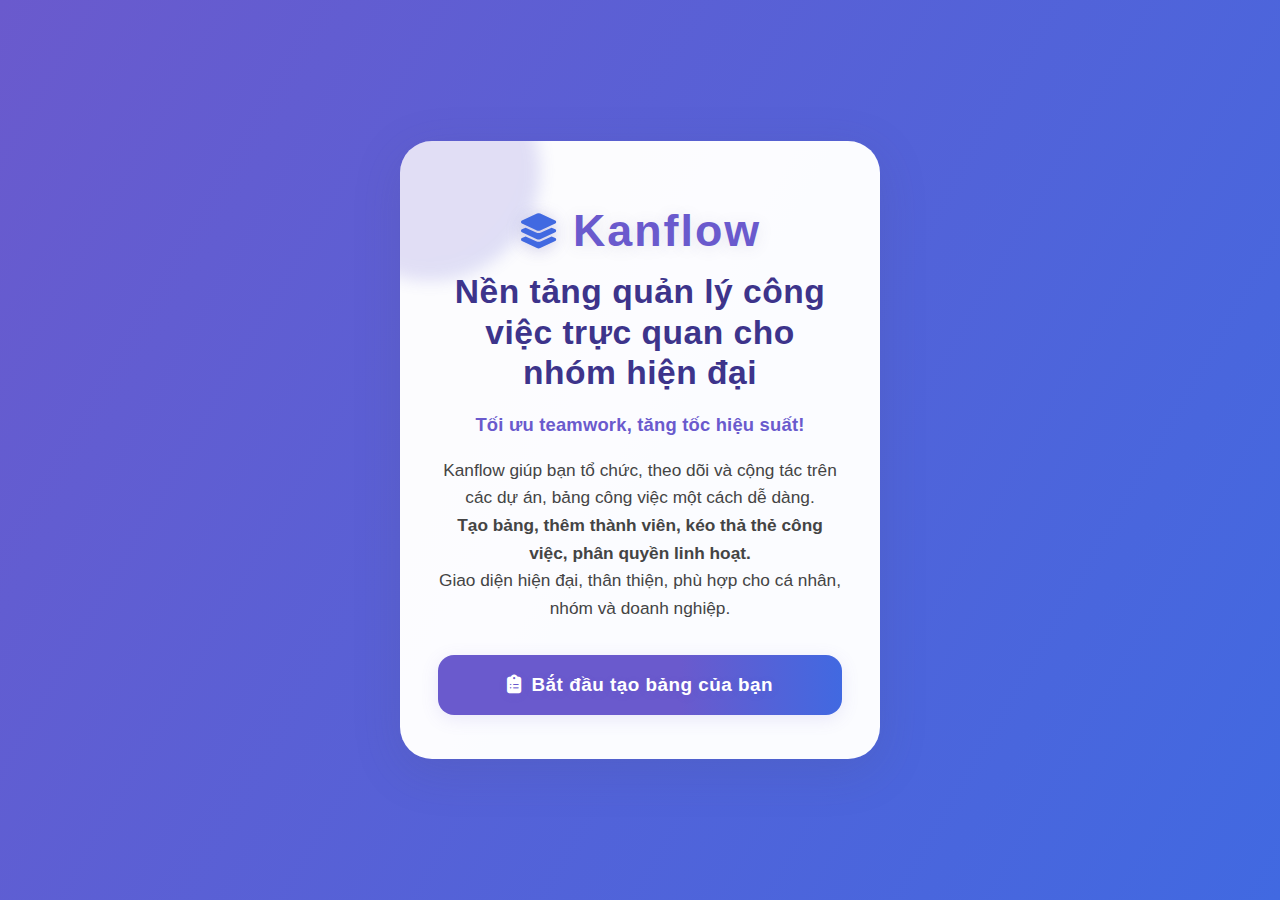
<file: src/main/webapp/WEB-INF/views/index.html>
<!DOCTYPE html>
<html lang="en" xmlns:th="http://www.thymeleaf.org">
  <head>
    <meta charset="UTF-8" />
    <title>Kanflow - Quản lý công việc trực quan</title>
    <meta name="viewport" content="width=device-width, initial-scale=1.0" />
    <link
      href="https://cdn.jsdelivr.net/npm/bootstrap@5.3.0/dist/css/bootstrap.min.css"
      rel="stylesheet"
    />
    <link
      rel="stylesheet"
      href="https://cdnjs.cloudflare.com/ajax/libs/font-awesome/6.4.2/css/all.min.css"
    />
    <style>
      body {
        min-height: 100vh;
        background: linear-gradient(120deg, #6a5acd 0%, #4169e1 100%);
        display: flex;
        align-items: center;
        justify-content: center;
        color: #22223b;
        font-family: -apple-system, BlinkMacSystemFont, "Segoe UI", Roboto,
          "Helvetica Neue", Arial, sans-serif;
        overflow-x: hidden;
      }
      .intro-container {
        background: rgba(255, 255, 255, 0.98);
        border-radius: 32px;
        box-shadow: 0 12px 48px rgba(80, 80, 120, 0.18);
        padding: 56px 38px 44px 38px;
        max-width: 480px;
        width: 100%;
        text-align: center;
        position: relative;
        overflow: hidden;
        margin: 32px 0;
      }
      .kanflow-logo {
        font-size: 2.8rem;
        font-weight: 900;
        letter-spacing: 2px;
        color: #6a5acd;
        margin-bottom: 8px;
        text-shadow: 0 2px 16px rgba(80, 80, 120, 0.13);
        display: flex;
        align-items: center;
        justify-content: center;
        gap: 12px;
      }
      .kanflow-logo i {
        font-size: 2.2rem;
        color: #4169e1;
        filter: drop-shadow(0 2px 8px #6a5acd33);
      }
      .intro-title {
        font-size: 2.1rem;
        font-weight: 800;
        color: #3d348b;
        margin-bottom: 18px;
        letter-spacing: 0.5px;
        line-height: 1.2;
      }
      .intro-slogan {
        font-size: 1.15rem;
        color: #6a5acd;
        font-weight: 600;
        margin-bottom: 18px;
        letter-spacing: 0.2px;
      }
      .intro-desc {
        font-size: 1.08rem;
        color: #444;
        margin-bottom: 32px;
        line-height: 1.6;
      }
      .btn-kanflow {
        background: linear-gradient(90deg, #6a5acd 60%, #4169e1 100%);
        color: #fff;
        border: none;
        border-radius: 16px;
        font-weight: 800;
        font-size: 1.18rem;
        padding: 16px 0;
        width: 100%;
        box-shadow: 0 4px 18px rgba(106, 90, 205, 0.13);
        transition: background 0.2s, transform 0.18s, box-shadow 0.2s;
        margin-top: 10px;
        letter-spacing: 0.5px;
        text-shadow: 0 2px 8px #6a5acd22;
        display: flex;
        align-items: center;
        justify-content: center;
        gap: 10px;
      }
      .btn-kanflow:hover {
        background: #4e54c8;
        transform: translateY(-2px) scale(1.04);
        box-shadow: 0 8px 32px rgba(106, 90, 205, 0.18);
        color: #fff;
        text-decoration: none;
      }
      .kanflow-bg-blob {
        position: absolute;
        top: -80px;
        left: -80px;
        width: 220px;
        height: 220px;
        background: radial-gradient(
          circle at 40% 40%,
          #6a5acd 60%,
          #4169e1 100%
        );
        opacity: 0.18;
        border-radius: 50%;
        z-index: 0;
        filter: blur(8px);
      }
      @media (max-width: 600px) {
        .intro-container {
          padding: 32px 10px 28px 10px;
          max-width: 98vw;
        }
        .kanflow-logo {
          font-size: 2rem;
        }
        .intro-title {
          font-size: 1.3rem;
        }
      }
    </style>
  </head>
  <body>
    <div class="intro-container">
      <div class="kanflow-bg-blob"></div>
      <div class="kanflow-logo">
        <i class="fa-solid fa-layer-group"></i> Kanflow
      </div>
      <div class="intro-title">
        Nền tảng quản lý công việc trực quan cho nhóm hiện đại
      </div>
      <div class="intro-slogan">Tối ưu teamwork, tăng tốc hiệu suất!</div>
      <div class="intro-desc">
        Kanflow giúp bạn tổ chức, theo dõi và cộng tác trên các dự án, bảng công
        việc một cách dễ dàng.<br />
        <b
          >Tạo bảng, thêm thành viên, kéo thả thẻ công việc, phân quyền linh
          hoạt.</b
        ><br />
        Giao diện hiện đại, thân thiện, phù hợp cho cá nhân, nhóm và doanh
        nghiệp.
      </div>
      <a href="/login" class="btn btn-kanflow">
        <i class="fa-solid fa-clipboard-list"></i> Bắt đầu tạo bảng của bạn
      </a>
    </div>
  </body>
</html>
</file>
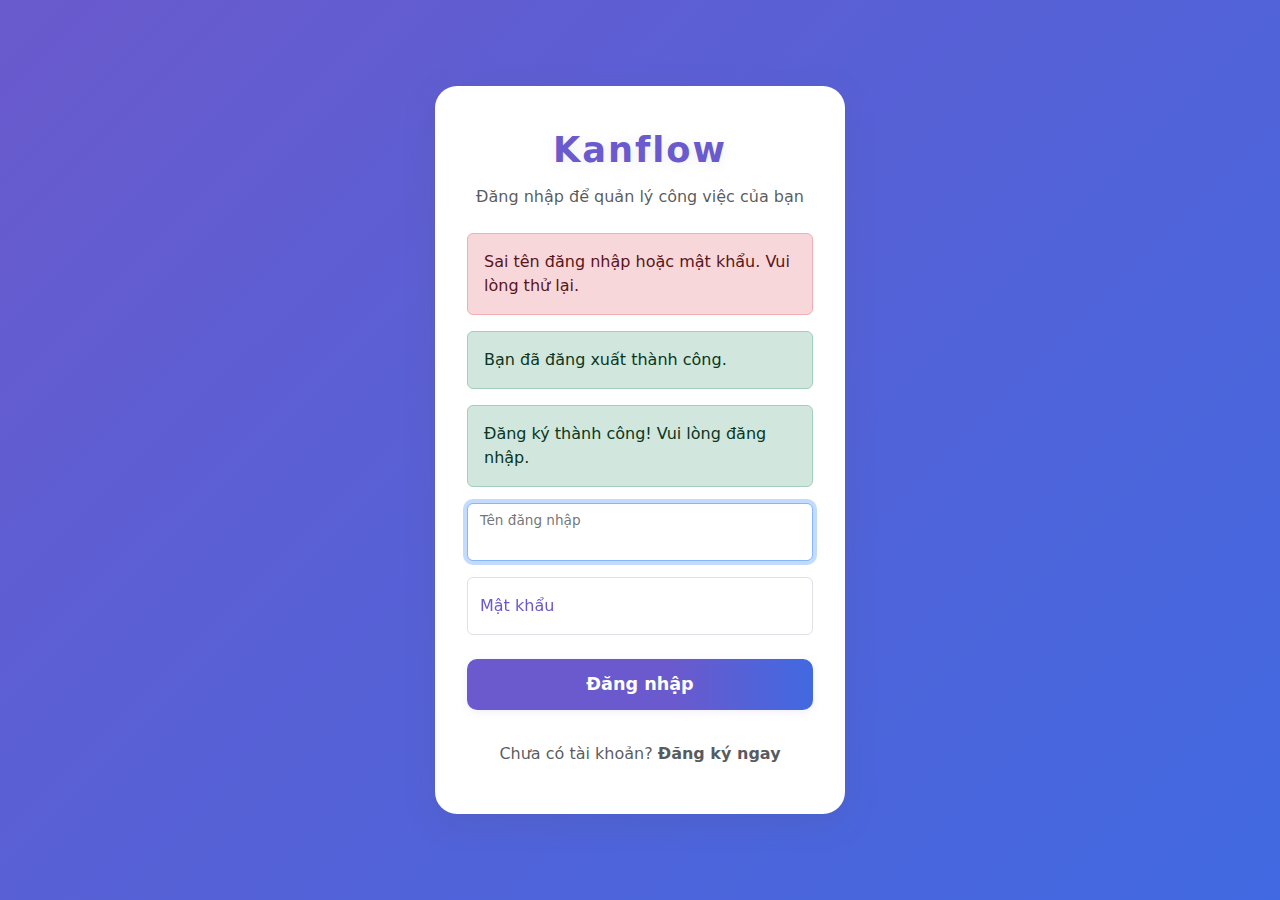
<file: src/main/webapp/WEB-INF/views/auth/login.html>
<!DOCTYPE html>
<html lang="en" xmlns:th="http://www.thymeleaf.org">
<head>
    <meta charset="UTF-8"/>
    <meta name="viewport" content="width=device-width, initial-scale=1.0"/>
    <title>Login - Kanflow</title>
    <link
            href="https://cdn.jsdelivr.net/npm/bootstrap@5.3.0/dist/css/bootstrap.min.css"
            rel="stylesheet"
    />
    <style>
        body {
            min-height: 100vh;
            background: linear-gradient(135deg, #6a5acd 0%, #4169e1 100%);
            display: flex;
            align-items: center;
            justify-content: center;
        }

        .kanflow-logo {
            font-size: 2.2rem;
            font-weight: 900;
            letter-spacing: 2px;
            color: #6a5acd;
            margin-bottom: 8px;
            text-shadow: 0 2px 12px rgba(80, 80, 120, 0.1);
        }

        .login-form-container {
            max-width: 410px;
            border-radius: 22px;
            box-shadow: 0 8px 32px rgba(80, 80, 120, 0.18);
            background: #fff;
            padding: 38px 32px 32px 32px;
            margin: 0 auto;
        }

        .form-floating > label {
            color: #6a5acd;
            font-weight: 500;
        }

        .btn-kanflow {
            background: linear-gradient(90deg, #6a5acd 60%, #4169e1 100%);
            color: #fff;
            border: none;
            border-radius: 10px;
            font-weight: 700;
            font-size: 1.1rem;
            padding: 12px 0;
            box-shadow: 0 2px 8px rgba(106, 90, 205, 0.1);
            transition: background 0.2s;
        }

        .btn-kanflow:hover {
            background: #4e54c8;
        }

        .card-body {
            padding: 0;
        }

        .text-muted a {
            color: #4169e1;
            font-weight: 600;
            text-decoration: none;
        }

        .text-muted a:hover {
            text-decoration: underline;
        }
    </style>
</head>
<body>
<div class="login-form-container">
    <div class="card-body">
        <div class="text-center mb-4">
            <div class="kanflow-logo">Kanflow</div>
            <p class="text-muted mb-3">Đăng nhập để quản lý công việc của bạn</p>
        </div>
        <div th:if="${param.error}" class="alert alert-danger" role="alert">
            Sai tên đăng nhập hoặc mật khẩu. Vui lòng thử lại.
        </div>
        <div th:if="${param.logout}" class="alert alert-success" role="alert">
            Bạn đã đăng xuất thành công.
        </div>
        <div
                th:if="${param.register_success}"
                class="alert alert-success"
                role="alert"
        >
            Đăng ký thành công! Vui lòng đăng nhập.
        </div>
        <form th:action="@{/doLogin}" method="post">
            <div class="form-floating mb-3">
                <input
                        type="text"
                        class="form-control"
                        id="username"
                        name="username"
                        placeholder="Tên đăng nhập"
                        required
                        autofocus
                />
                <label for="username">Tên đăng nhập</label>
            </div>
            <div class="form-floating mb-4">
                <input
                        type="password"
                        class="form-control"
                        id="password"
                        name="password"
                        placeholder="Mật khẩu"
                        required
                />
                <label for="password">Mật khẩu</label>
            </div>
            <button class="w-100 btn btn-kanflow mb-2" type="submit">
                Đăng nhập
            </button>
        </form>
        <div class="text-center mt-4">
            <p class="text-muted">
                Chưa có tài khoản? <a th:href="@{/register}">Đăng ký ngay</a>
            </p>
        </div>
    </div>
</div>
<script src="https://cdn.jsdelivr.net/npm/bootstrap@5.3.0/dist/js/bootstrap.bundle.min.js"></script>
</body>
</html>
</file>
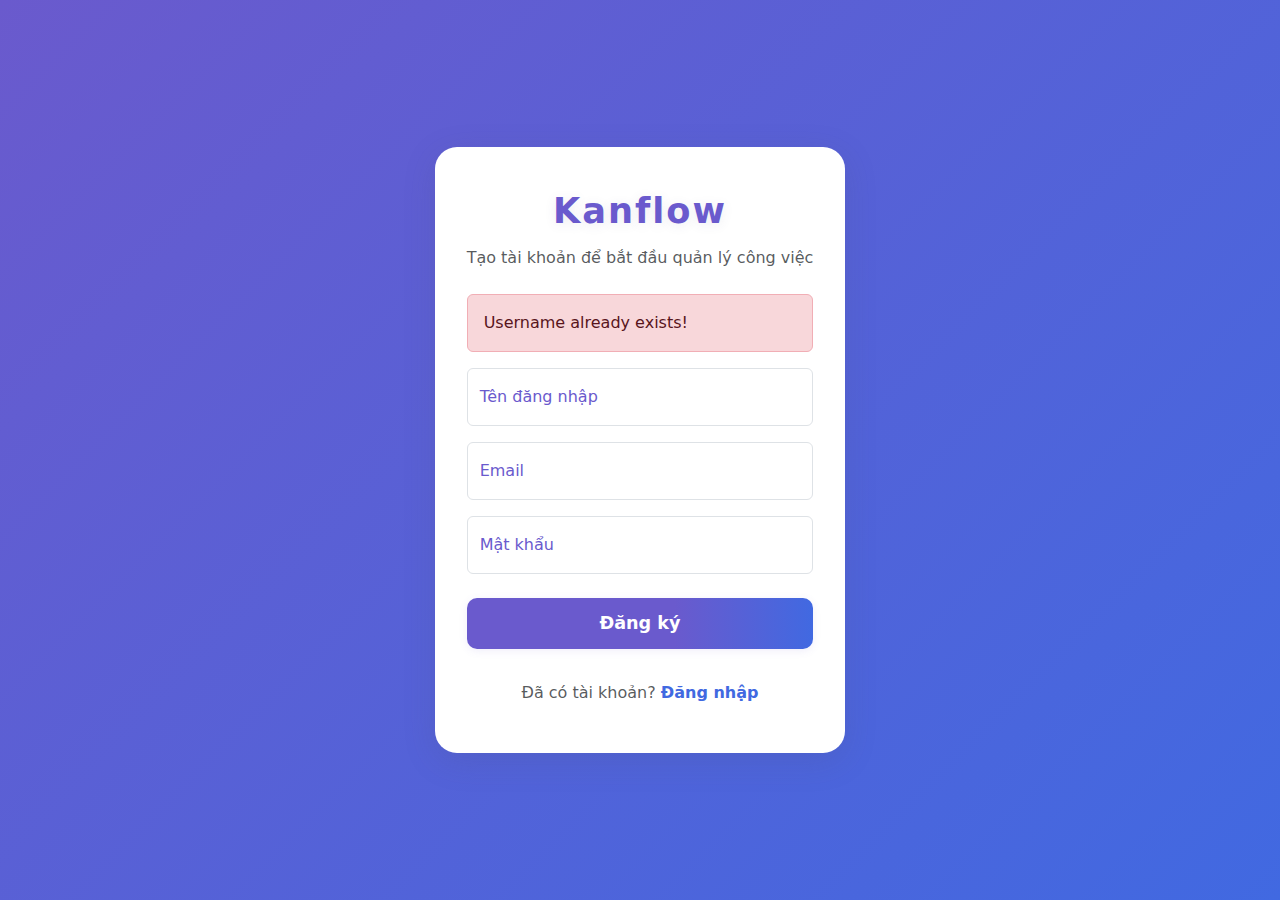
<file: src/main/webapp/WEB-INF/views/auth/register.html>
<!DOCTYPE html>
<html lang="en" xmlns:th="http://www.thymeleaf.org">
<head>
    <meta charset="UTF-8"/>
    <meta name="viewport" content="width=device-width, initial-scale=1.0"/>
    <title>Register - Kanflow</title>
    <link
            href="https://cdn.jsdelivr.net/npm/bootstrap@5.3.0/dist/css/bootstrap.min.css"
            rel="stylesheet"
    />
    <style>
        body {
            min-height: 100vh;
            background: linear-gradient(135deg, #6a5acd 0%, #4169e1 100%);
            display: flex;
            align-items: center;
            justify-content: center;
        }

        .kanflow-logo {
            font-size: 2.2rem;
            font-weight: 900;
            letter-spacing: 2px;
            color: #6a5acd;
            margin-bottom: 8px;
            text-shadow: 0 2px 12px rgba(80, 80, 120, 0.1);
        }

        .register-form-container {
            max-width: 430px;
            border-radius: 22px;
            box-shadow: 0 8px 32px rgba(80, 80, 120, 0.18);
            background: #fff;
            padding: 38px 32px 32px 32px;
            margin: 0 auto;
        }

        .form-floating > label {
            color: #6a5acd;
            font-weight: 500;
        }

        .btn-kanflow {
            background: linear-gradient(90deg, #6a5acd 60%, #4169e1 100%);
            color: #fff;
            border: none;
            border-radius: 10px;
            font-weight: 700;
            font-size: 1.1rem;
            padding: 12px 0;
            box-shadow: 0 2px 8px rgba(106, 90, 205, 0.1);
            transition: background 0.2s;
        }

        .btn-kanflow:hover {
            background: #4e54c8;
        }

        .card-body {
            padding: 0;
        }

        .text-muted a {
            color: #4169e1;
            font-weight: 600;
            text-decoration: none;
        }

        .text-muted a:hover {
            text-decoration: underline;
        }
    </style>
</head>
<body>
<div class="register-form-container">
    <div class="card-body">
        <div class="text-center mb-4">
            <div class="kanflow-logo">Kanflow</div>
            <p class="text-muted mb-3">
                Tạo tài khoản để bắt đầu quản lý công việc
            </p>
        </div>
        <div
                th:if="${error}"
                class="alert alert-danger"
                role="alert"
                th:text="${error}"
        >
            Username already exists!
        </div>
        <form th:action="@{/register}" th:object="${user}" method="post">
            <div class="form-floating mb-3">
                <input
                        type="text"
                        class="form-control"
                        th:classappend="${#fields.hasErrors('username')} ? 'is-invalid' : ''"
                        id="username"
                        placeholder="Tên đăng nhập"
                        th:field="*{username}"
                        required
                />
                <label for="username">Tên đăng nhập</label>
                <div
                        th:if="${#fields.hasErrors('username')}"
                        th:errors="*{username}"
                        class="invalid-feedback"
                ></div>
            </div>
            <div class="form-floating mb-3">
                <input
                        type="email"
                        class="form-control"
                        th:classappend="${#fields.hasErrors('email')} ? 'is-invalid' : ''"
                        id="email"
                        placeholder="name@example.com"
                        th:field="*{email}"
                        required
                />
                <label for="email">Email</label>
                <div
                        th:if="${#fields.hasErrors('email')}"
                        th:errors="*{email}"
                        class="invalid-feedback"
                ></div>
            </div>
            <div class="form-floating mb-4">
                <input
                        type="password"
                        class="form-control"
                        th:classappend="${#fields.hasErrors('password')} ? 'is-invalid' : ''"
                        id="password"
                        placeholder="Mật khẩu"
                        th:field="*{password}"
                        required
                />
                <label for="password">Mật khẩu</label>
                <div
                        th:if="${#fields.hasErrors('password')}"
                        th:errors="*{password}"
                        class="invalid-feedback"
                ></div>
            </div>
            <button class="w-100 btn btn-kanflow mb-2" type="submit">
                Đăng ký
            </button>
        </form>
        <div class="text-center mt-4">
            <p class="text-muted">
                Đã có tài khoản? <a href="/login">Đăng nhập</a>
            </p>
        </div>
    </div>
</div>
</body>
</html>
</file>
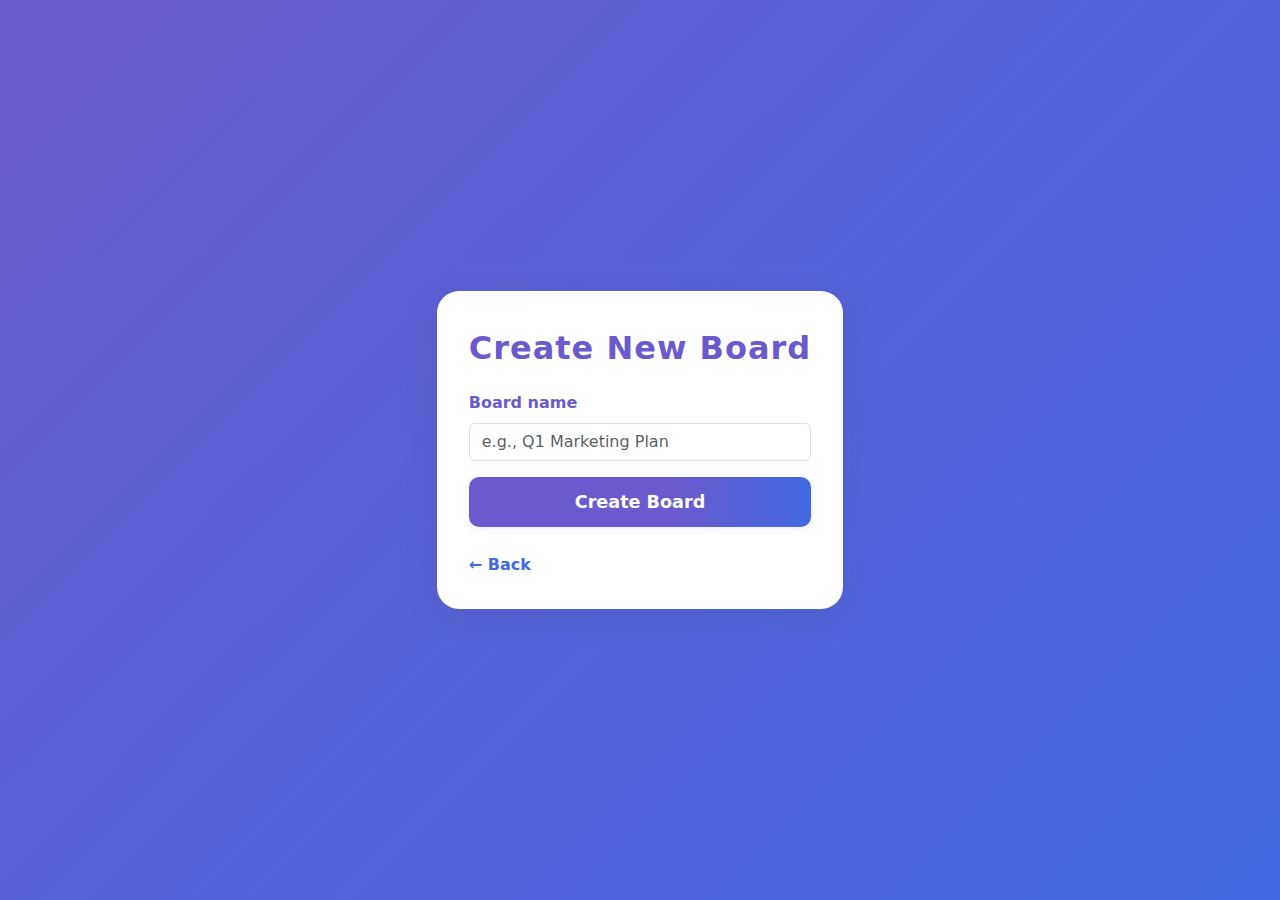
<file: src/main/webapp/WEB-INF/views/board/create.html>
<!DOCTYPE html>
<html lang="en" xmlns:th="http://www.thymeleaf.org">
  <head>
    <meta charset="UTF-8" />
    <title>Create New Board</title>
    <meta name="viewport" content="width=device-width, initial-scale=1.0" />
    <link
      href="https://cdn.jsdelivr.net/npm/bootstrap@5.3.0/dist/css/bootstrap.min.css"
      rel="stylesheet"
    />
    <style>
      body {
        min-height: 100vh;
        background: linear-gradient(135deg, #6a5acd 0%, #4169e1 100%);
        display: flex;
        align-items: center;
        justify-content: center;
      }
      .board-form-container {
        max-width: 420px;
        background: #fff;
        border-radius: 22px;
        box-shadow: 0 8px 32px rgba(80, 80, 120, 0.18);
        padding: 38px 32px 32px 32px;
        margin: 0 auto;
      }
      .form-label {
        color: #6a5acd;
        font-weight: 600;
      }
      .btn-kanflow {
        background: linear-gradient(90deg, #6a5acd 60%, #4169e1 100%);
        color: #fff;
        border: none;
        border-radius: 10px;
        font-weight: 700;
        font-size: 1.1rem;
        padding: 12px 0;
        box-shadow: 0 2px 8px rgba(106, 90, 205, 0.1);
        transition: background 0.2s;
      }
      .btn-kanflow:hover {
        background: #4e54c8;
      }
      .back-link {
        display: inline-block;
        margin-top: 18px;
        color: #4169e1;
        font-weight: 600;
        text-decoration: none;
      }
      .back-link:hover {
        text-decoration: underline;
      }
    </style>
  </head>
  <body>
    <div class="board-form-container">
      <h2
        class="text-center mb-4"
        style="font-weight: 900; color: #6a5acd; letter-spacing: 1px"
      >
        Create New Board
      </h2>
      <form th:action="@{/boards/create}" th:object="${board}" method="post">
        <div class="mb-3">
          <label for="title" class="form-label">Board name</label>
          <input
            type="text"
            id="title"
            class="form-control"
            placeholder="e.g., Q1 Marketing Plan"
            th:field="*{title}"
            required
          />
        </div>
        <button type="submit" class="w-100 btn btn-kanflow mb-2">
          Create Board
        </button>
      </form>
      <a th:href="@{/boards}" class="back-link">← Back</a>
    </div>
  </body>
</html>
</file>
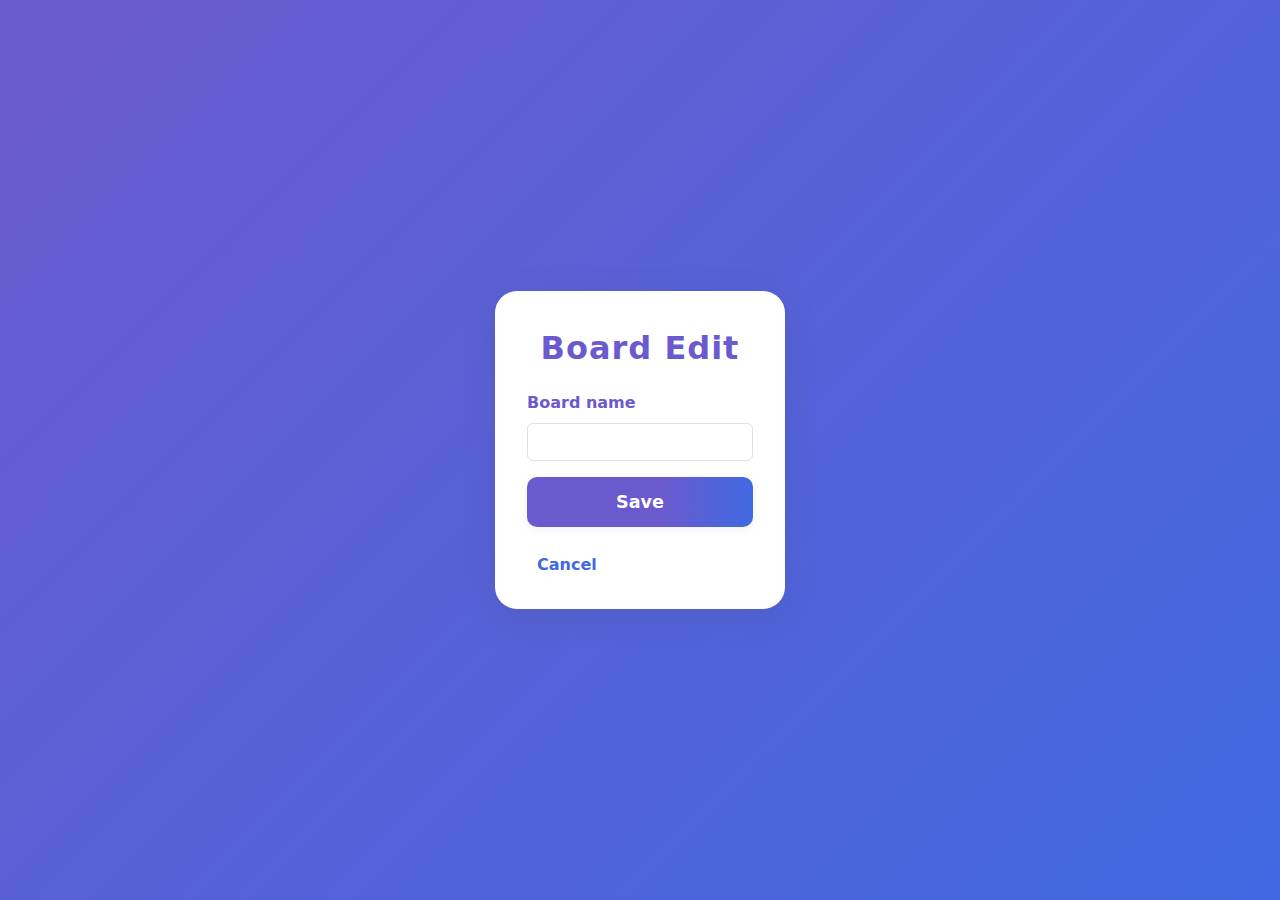
<file: src/main/webapp/WEB-INF/views/board/edit.html>
<!DOCTYPE html>
<html lang="en" xmlns:th="http://www.thymeleaf.org">
  <head>
    <meta charset="UTF-8" />
    <title>Edit Board</title>
    <meta name="viewport" content="width=device-width, initial-scale=1.0" />
    <link
      href="https://cdn.jsdelivr.net/npm/bootstrap@5.3.0/dist/css/bootstrap.min.css"
      rel="stylesheet"
    />
    <style>
      body {
        min-height: 100vh;
        background: linear-gradient(135deg, #6a5acd 0%, #4169e1 100%);
        display: flex;
        align-items: center;
        justify-content: center;
      }
      .board-form-container {
        max-width: 420px;
        background: #fff;
        border-radius: 22px;
        box-shadow: 0 8px 32px rgba(80, 80, 120, 0.18);
        padding: 38px 32px 32px 32px;
        margin: 0 auto;
      }
      .form-label {
        color: #6a5acd;
        font-weight: 600;
      }
      .btn-kanflow {
        background: linear-gradient(90deg, #6a5acd 60%, #4169e1 100%);
        color: #fff;
        border: none;
        border-radius: 10px;
        font-weight: 700;
        font-size: 1.1rem;
        padding: 12px 0;
        box-shadow: 0 2px 8px rgba(106, 90, 205, 0.1);
        transition: background 0.2s;
      }
      .btn-kanflow:hover {
        background: #4e54c8;
      }
      .cancel-link {
        display: inline-block;
        margin-top: 18px;
        color: #4169e1;
        font-weight: 600;
        text-decoration: none;
        margin-left: 10px;
      }
      .cancel-link:hover {
        text-decoration: underline;
      }
    </style>
  </head>
  <body>
    <div class="board-form-container">
      <h2
        class="text-center mb-4"
        style="font-weight: 900; color: #6a5acd; letter-spacing: 1px"
      >
        Board Edit
      </h2>
      <form th:action="@{/boards/edit}" th:object="${board}" method="post">
        <input type="hidden" th:field="*{id}" />
        <div class="mb-3">
          <label for="title" class="form-label">Board name</label>
          <input
            type="text"
            id="title"
            class="form-control"
            th:field="*{title}"
            required
          />
        </div>
        <button type="submit" class="w-100 btn btn-kanflow mb-2">
            Save
        </button>
        <a th:href="@{/boards}" class="cancel-link">Cancel</a>
      </form>
    </div>
  </body>
</html>
</file>
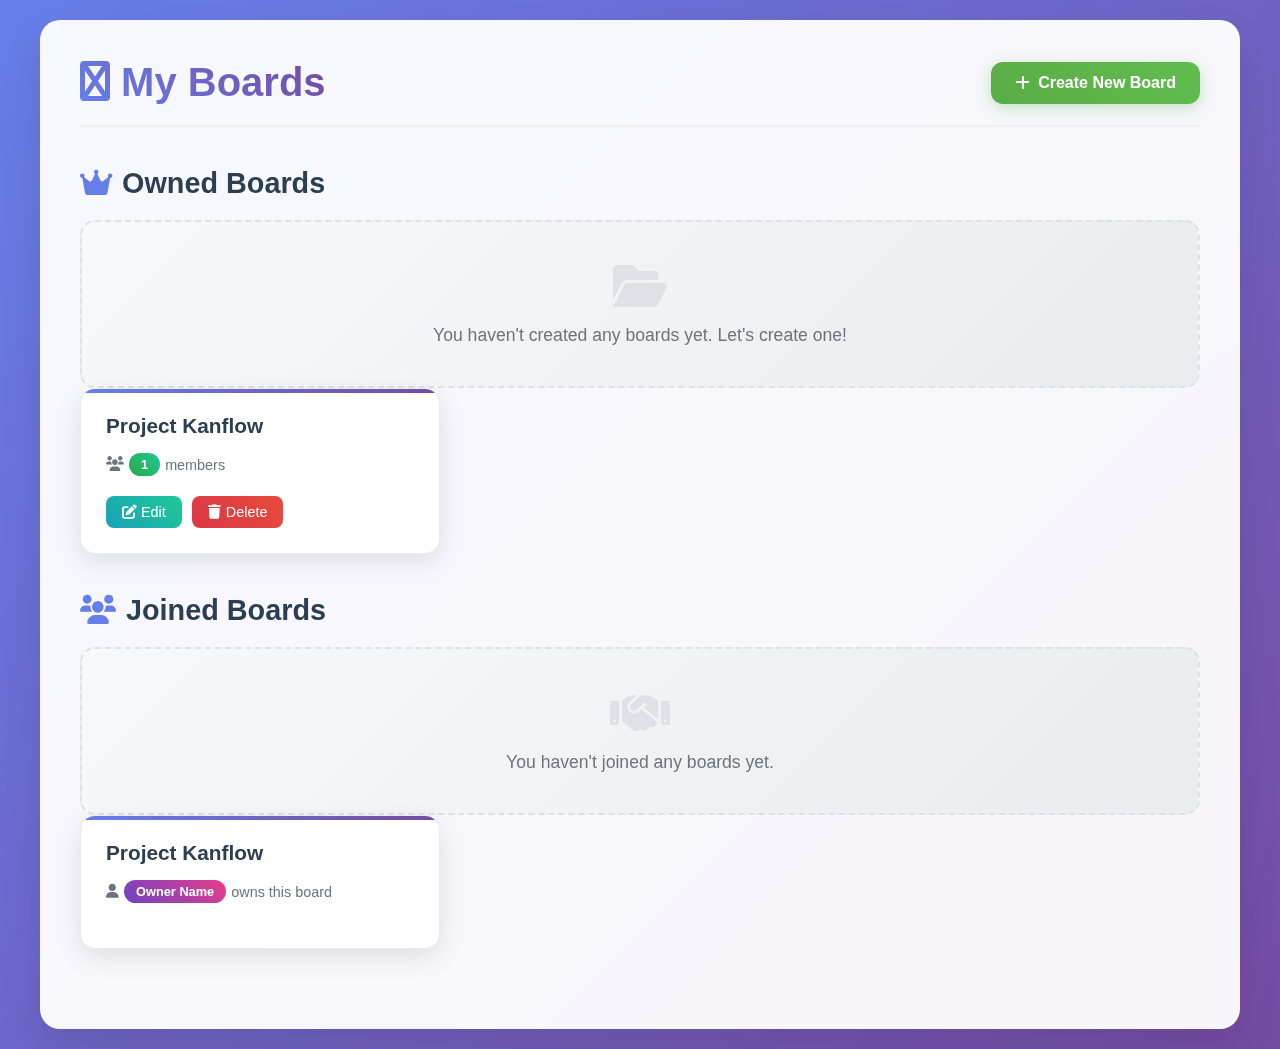
<file: src/main/webapp/WEB-INF/views/board/list.html>
<!DOCTYPE html>
<html lang="en" xmlns:th="http://www.thymeleaf.org">
  <head>
    <meta charset="UTF-8" />
    <meta name="viewport" content="width=device-width, initial-scale=1.0" />
    <title>Kanflow - All Boards</title>
    <link
      href="https://cdnjs.cloudflare.com/ajax/libs/font-awesome/6.0.0/css/all.min.css"
      rel="stylesheet"
    />
    <style>
      * {
        margin: 0;
        padding: 0;
        box-sizing: border-box;
      }

      body {
        font-family: -apple-system, BlinkMacSystemFont, "Segoe UI", Roboto,
          "Helvetica Neue", Arial, sans-serif;
        background: linear-gradient(135deg, #667eea 0%, #764ba2 100%);
        min-height: 100vh;
        padding: 20px;
        color: #333;
      }

      .container {
        max-width: 1200px;
        margin: 0 auto;
        background: rgba(255, 255, 255, 0.95);
        border-radius: 20px;
        box-shadow: 0 20px 40px rgba(0, 0, 0, 0.1);
        backdrop-filter: blur(10px);
        padding: 40px;
      }

      .header-container {
        display: flex;
        justify-content: space-between;
        align-items: center;
        margin-bottom: 40px;
        padding-bottom: 20px;
        border-bottom: 2px solid #f0f0f0;
      }

      .header-container h1 {
        color: #2c3e50;
        font-size: 2.5rem;
        font-weight: 700;
        background: linear-gradient(45deg, #667eea, #764ba2);
        -webkit-background-clip: text;
        -webkit-text-fill-color: transparent;
        background-clip: text;
      }

      .create-button {
        display: inline-flex;
        align-items: center;
        gap: 8px;
        padding: 12px 24px;
        font-size: 16px;
        font-weight: 600;
        cursor: pointer;
        text-align: center;
        color: #fff;
        background: linear-gradient(45deg, #5aac44, #61bd4f);
        border: none;
        border-radius: 12px;
        text-decoration: none;
        transition: all 0.3s ease;
        box-shadow: 0 4px 15px rgba(90, 172, 68, 0.3);
      }

      .create-button:hover {
        transform: translateY(-2px);
        box-shadow: 0 8px 25px rgba(90, 172, 68, 0.4);
        text-decoration: none;
        color: #fff;
      }

      .section {
        margin-bottom: 40px;
      }

      .section h2 {
        color: #2c3e50;
        font-size: 1.8rem;
        font-weight: 600;
        margin-bottom: 20px;
        display: flex;
        align-items: center;
        gap: 10px;
      }

      .section h2 i {
        color: #667eea;
      }

      .empty-state {
        text-align: center;
        padding: 40px 20px;
        background: linear-gradient(135deg, #f8f9fa 0%, #e9ecef 100%);
        border-radius: 15px;
        border: 2px dashed #dee2e6;
      }

      .empty-state p {
        color: #6c757d;
        font-size: 1.1rem;
        margin-bottom: 0;
      }

      .board-grid {
        display: grid;
        grid-template-columns: repeat(auto-fill, minmax(350px, 1fr));
        gap: 20px;
        margin-bottom: 30px;
      }

      .board-card {
        background: white;
        border-radius: 15px;
        padding: 25px;
        box-shadow: 0 8px 25px rgba(0, 0, 0, 0.1);
        transition: all 0.3s ease;
        border: 1px solid #e9ecef;
        position: relative;
        overflow: hidden;
      }

      .board-card::before {
        content: "";
        position: absolute;
        top: 0;
        left: 0;
        right: 0;
        height: 4px;
        background: linear-gradient(45deg, #667eea, #764ba2);
      }

      .board-card:hover {
        transform: translateY(-5px);
        box-shadow: 0 15px 35px rgba(0, 0, 0, 0.15);
      }

      .board-title {
        font-size: 1.3rem;
        font-weight: 600;
        color: #2c3e50;
        margin-bottom: 15px;
        text-decoration: none;
        display: block;
        transition: color 0.3s ease;
      }

      .board-title:hover {
        color: #667eea;
        text-decoration: none;
      }

      .board-meta {
        display: flex;
        justify-content: space-between;
        align-items: center;
        margin-bottom: 20px;
        font-size: 0.9rem;
        color: #6c757d;
      }

      .board-meta span {
        display: flex;
        align-items: center;
        gap: 5px;
      }

      .board-actions {
        display: flex;
        gap: 10px;
        flex-wrap: wrap;
      }

      .action-link {
        padding: 8px 16px;
        border-radius: 8px;
        text-decoration: none;
        font-size: 0.9rem;
        font-weight: 500;
        transition: all 0.3s ease;
        border: none;
        cursor: pointer;
        display: inline-flex;
        align-items: center;
        gap: 5px;
      }

      .action-link.edit-link {
        background: linear-gradient(45deg, #17a2b8, #20c997);
        color: white;
      }

      .action-link.edit-link:hover {
        transform: translateY(-1px);
        box-shadow: 0 4px 12px rgba(23, 162, 184, 0.3);
        text-decoration: none;
        color: white;
      }

      .action-link.delete-link {
        background: linear-gradient(45deg, #dc3545, #e74c3c);
        color: white;
      }

      .action-link.delete-link:hover {
        transform: translateY(-1px);
        box-shadow: 0 4px 12px rgba(220, 53, 69, 0.3);
        text-decoration: none;
        color: white;
      }

      .member-count {
        background: linear-gradient(45deg, #28a745, #20c997);
        color: white;
        padding: 4px 12px;
        border-radius: 20px;
        font-size: 0.8rem;
        font-weight: 600;
      }

      .owner-info {
        background: linear-gradient(45deg, #6f42c1, #e83e8c);
        color: white;
        padding: 4px 12px;
        border-radius: 20px;
        font-size: 0.8rem;
        font-weight: 600;
      }

      @media (max-width: 768px) {
        .container {
          padding: 20px;
          margin: 10px;
        }

        .header-container {
          flex-direction: column;
          gap: 20px;
          text-align: center;
        }

        .header-container h1 {
          font-size: 2rem;
        }

        .board-grid {
          grid-template-columns: 1fr;
        }

        .board-actions {
          justify-content: center;
        }
      }

      .loading {
        text-align: center;
        padding: 40px;
        color: #6c757d;
      }

      .fade-in {
        animation: fadeIn 0.5s ease-in;
      }

      @keyframes fadeIn {
        from {
          opacity: 0;
          transform: translateY(20px);
        }
        to {
          opacity: 1;
          transform: translateY(0);
        }
      }
    </style>
  </head>
  <body>
    <div class="container fade-in">
      <div class="header-container">
        <h1><i class="fas fa-trello"></i> My Boards</h1>
        <a th:href="@{/boards/create}" class="create-button">
          <i class="fas fa-plus"></i> Create New Board
        </a>
      </div>

      <!-- Owned Boards Section -->
      <div class="section">
        <h2><i class="fas fa-crown"></i> Owned Boards</h2>

        <div th:if="${ownedBoards.isEmpty()}" class="empty-state">
          <i
            class="fas fa-folder-open"
            style="font-size: 3rem; color: #dee2e6; margin-bottom: 15px"
          ></i>
          <p>You haven't created any boards yet. Let's create one!</p>
        </div>

        <div th:unless="${ownedBoards.isEmpty()}" class="board-grid">
          <div th:each="board : ${ownedBoards}" class="board-card">
            <a
              th:href="@{/boards/{id}(id=${board.id})}"
              class="board-title"
              th:text="${board.title}"
            >
              Project Kanflow
            </a>

            <div class="board-meta">
              <span>
                <i class="fas fa-users"></i>
                <span
                  class="member-count"
                  th:text="${#lists.size(board.members)}"
                  >1</span
                >
                members
              </span>
            </div>

            <div class="board-actions">
              <a
                th:href="@{/boards/edit/{id}(id=${board.id})}"
                class="action-link edit-link"
              >
                <i class="fas fa-edit"></i> Edit
              </a>

              <form
                th:action="@{/boards/delete/{id}(id=${board.id})}"
                method="post"
                style="display: inline"
              >
                <button
                  type="submit"
                  class="action-link delete-link"
                  onclick="return confirm('Are you sure you want to delete this board and all its content?')"
                >
                  <i class="fas fa-trash"></i> Delete
                </button>
              </form>
            </div>
          </div>
        </div>
      </div>

      <!-- Joined Boards Section -->
      <div class="section">
        <h2><i class="fas fa-users"></i> Joined Boards</h2>

        <div th:if="${joinedBoards.isEmpty()}" class="empty-state">
          <i
            class="fas fa-handshake"
            style="font-size: 3rem; color: #dee2e6; margin-bottom: 15px"
          ></i>
          <p>You haven't joined any boards yet.</p>
        </div>

        <div th:unless="${joinedBoards.isEmpty()}" class="board-grid">
          <div th:each="board : ${joinedBoards}" class="board-card">
            <a
              th:href="@{/boards/{id}(id=${board.id})}"
              class="board-title"
              th:text="${board.title}"
            >
              Project Kanflow
            </a>

            <div class="board-meta">
              <span>
                <i class="fas fa-user"></i>
                <span class="owner-info" th:text="${board.owner?.username}"
                  >Owner Name</span
                >
                owns this board
              </span>
            </div>
          </div>
        </div>
      </div>
    </div>

    <script>
      // Add smooth scrolling and enhance UX
      document.addEventListener("DOMContentLoaded", function () {
        // Add loading animation
        const cards = document.querySelectorAll(".board-card");
        cards.forEach((card, index) => {
          card.style.animationDelay = `${index * 0.1}s`;
          card.classList.add("fade-in");
        });

        // Add hover effects for better interactivity
        cards.forEach((card) => {
          card.addEventListener("mouseenter", function () {
            this.style.transform = "translateY(-5px) scale(1.02)";
          });

          card.addEventListener("mouseleave", function () {
            this.style.transform = "translateY(0) scale(1)";
          });
        });
      });
    </script>
  </body>
</html>
</file>
